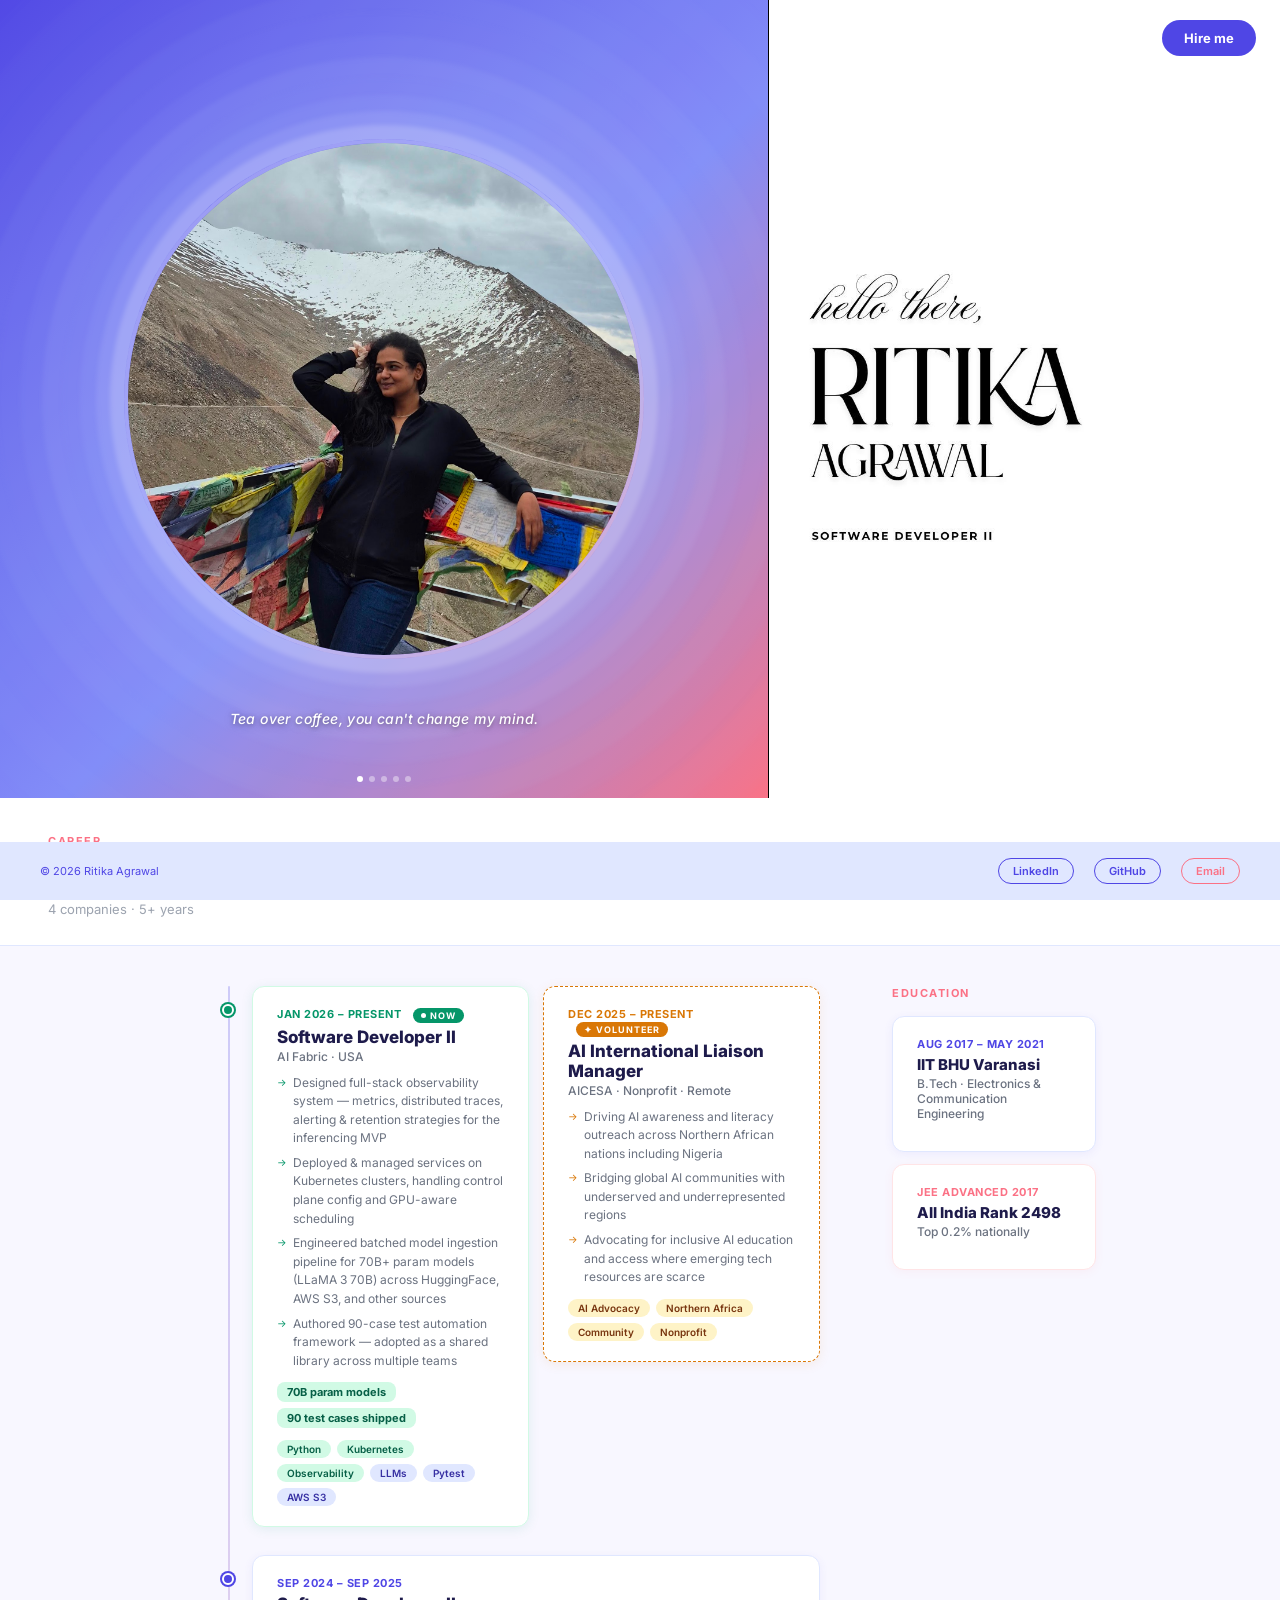
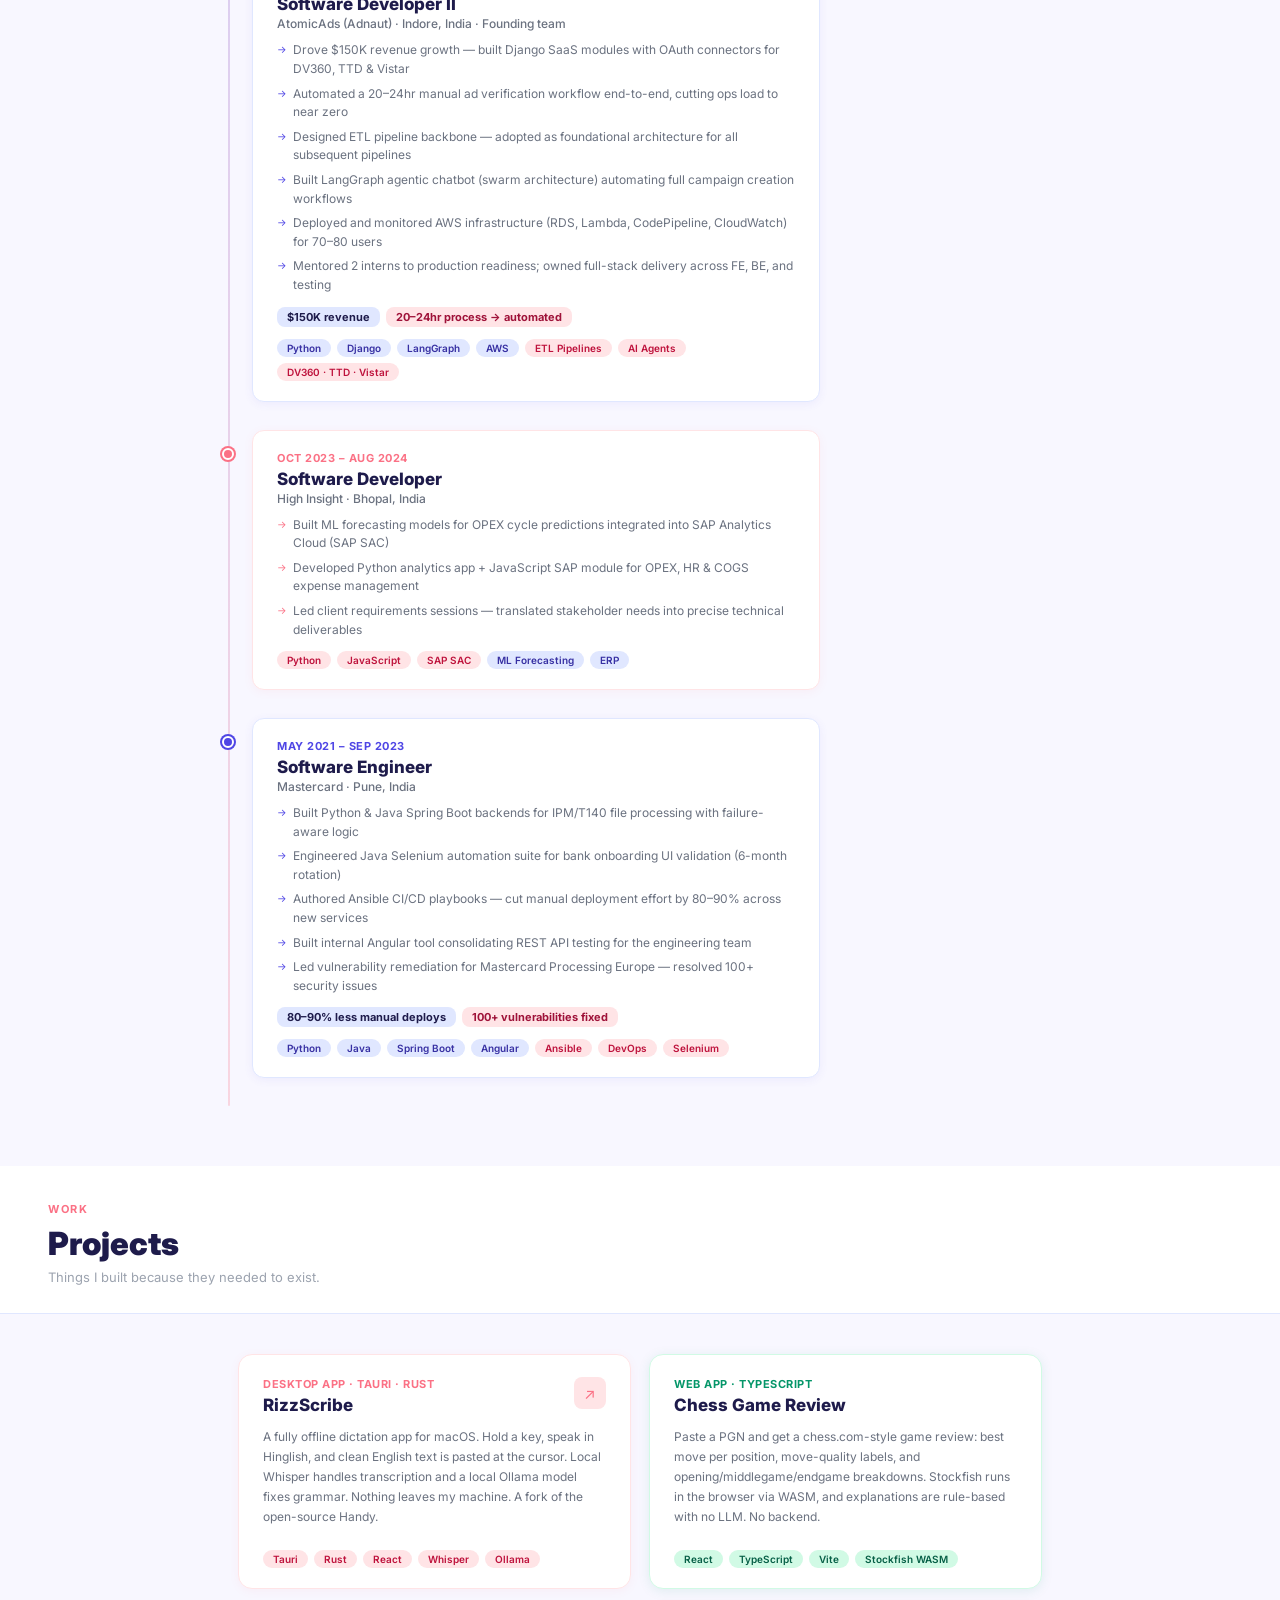
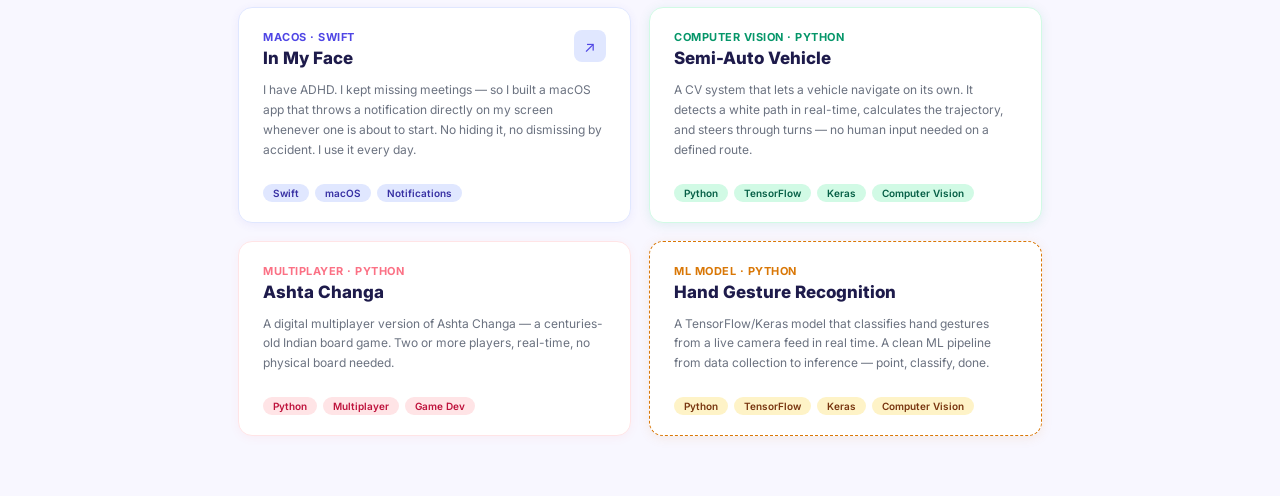
<file: index.html>
<!DOCTYPE html>
<html lang="en">
<head>
  <meta charset="UTF-8" />
  <meta name="viewport" content="width=device-width, initial-scale=1.0" />
  <title>Miss Rizz</title>
  <link rel="icon" type="image/png" href="assets/img/rizz_logo_t.png" />
  <link rel="preconnect" href="https://fonts.googleapis.com" />
  <link rel="preconnect" href="https://fonts.gstatic.com" crossorigin />
  <link href="https://fonts.googleapis.com/css2?family=Inter:wght@400;500;600;700;800;900&family=Glass+Antiqua&display=swap" rel="stylesheet" />
  <style>
    @font-face {
      font-family: 'Le Jour Serif';
      src: url('fonts/le-jour-serif/Le Jour Serif.ttf') format('truetype');
      font-weight: normal;
      font-style: normal;
    }
    @font-face {
      font-family: 'Magazine';
      src: url('fonts/magazine/Magazine.ttf') format('truetype');
      font-weight: normal;
      font-style: normal;
    }
    @font-face {
      font-family: 'Magazine';
      src: url('fonts/magazine/Magazine-Bold.ttf') format('truetype');
      font-weight: bold;
      font-style: normal;
    }
  </style>
  <link rel="stylesheet" href="https://unpkg.com/aos@2.3.4/dist/aos.css" />
  <link rel="stylesheet" href="assets/css/style.css" />
  <style>
    html { scroll-behavior: smooth; }
    body { display: flex; flex-direction: column; min-height: 100vh; }

    .hero {
      flex: 1;
      display: grid;
      grid-template-columns: 6fr 4fr;
      min-height: calc(100vh - 45px - 57px);
    }

    /* SLIDESHOW */
    .hero-photo {
      background: linear-gradient(135deg, #4f46e5 0%, #818cf8 55%, #fb7185 100%);
      display: flex;
      flex-direction: column;
      align-items: center;
      justify-content: center;
      gap: 20px;
      overflow: hidden;
      position: relative;
    }

    .slideshow {
      width: min(520px, 75%);
      aspect-ratio: 1;
      border-radius: 50%;
      overflow: hidden;
      position: relative;
      border: 4px solid rgba(255,255,255,0.35);
      box-shadow:
        0 0 4px  14px  rgba(255,255,255,0.18),
        0 0 4px  28px  rgba(199,210,254,0.15),
        0 0 4px  44px  rgba(165,180,252,0.13),
        0 0 4px  62px  rgba(129,140,248,0.11),
        0 0 4px  82px  rgba(199,210,254,0.09),
        0 0 4px  104px rgba(165,180,252,0.08),
        0 0 4px  128px rgba(129,140,248,0.06),
        0 0 4px  154px rgba(199,210,254,0.05),
        0 0 4px  182px rgba(165,180,252,0.04),
        0 0 4px  212px rgba(129,140,248,0.03),
        0 0 4px  244px rgba(199,210,254,0.025),
        0 0 4px  278px rgba(165,180,252,0.02),
        0 0 4px  314px rgba(255,255,255,0.015),
        0 0 4px  352px rgba(199,210,254,0.01),
        0 0 4px  392px rgba(129,140,248,0.008);
    }

    .slide {
      position: absolute;
      inset: 0;
      opacity: 0;
      transition: opacity 0.8s ease-in-out;
    }

    .slide.active { opacity: 1; }

    .slide img {
      width: 100%;
      height: 100%;
      object-fit: cover;
      object-position: top;
      display: block;
    }

    .slide-dots {
      position: absolute;
      bottom: 16px;
      left: 50%;
      transform: translateX(-50%);
      display: flex;
      gap: 6px;
      z-index: 5;
    }

    .slide-dot {
      width: 6px;
      height: 6px;
      border-radius: 50%;
      background: rgba(255,255,255,0.4);
      cursor: pointer;
      transition: background 0.3s;
    }

    .slide-dot.active { background: #fff; }

    /* RIGHT TEXT */
    .hero-text {
      background: #fff;
      display: flex;
      flex-direction: column;
      align-items: flex-start;
      justify-content: center;
      padding: 40px 36px;
      text-align: left;
      overflow: hidden;
      border-left: 1px solid #000;
    }

    .hero-name {
      font-family: 'Glass Antiqua', serif;
      font-size: 68px;
      font-weight: 600;
      color: var(--indigo-dark);
      line-height: 1.1;
      margin-bottom: 14px;
      text-transform: uppercase;
      letter-spacing: 2px;
    }

    .hero-name span { color: var(--indigo); font-size: 36px; }

    .hero-title {
      font-size: 11px;
      font-weight: 500;
      color: var(--muted);
      letter-spacing: 0.5px;
    }

    .tagline-bar {
      background: #fff;
      border-top: 1px solid var(--border);
      padding: 13px 40px;
      text-align: center;
    }

    .tagline-bar p {
      font-size: 12px;
      color: #9ca3af;
      font-style: italic;
      letter-spacing: 0.3px;
    }

    @media (max-width: 768px) {
      .hero { grid-template-columns: 1fr; }
      .hero-photo { min-height: 300px; }
      .slideshow { width: min(260px, 55%); }
      .hero-text { padding: 36px 24px; }
      .hero-name { font-size: 48px; }
    }

    .projects-wrap {
      max-width: 900px;
      margin: 0 auto;
      padding: 40px 48px 60px;
      width: 100%;
    }

    .projects-grid {
      display: grid;
      grid-template-columns: 1fr 1fr;
      gap: 18px;
    }

    .proj-card {
      background: #fff;
      border-radius: 14px;
      padding: 22px 24px 20px;
      display: flex;
      flex-direction: column;
      transition: box-shadow 0.2s;
    }

    .proj-card:hover { box-shadow: 0 6px 24px rgba(79, 70, 229, 0.13); }
    .card-emerald.proj-card:hover { box-shadow: 0 6px 24px rgba(5, 150, 105, 0.13); }
    .card-coral.proj-card:hover   { box-shadow: 0 6px 24px rgba(251, 113, 133, 0.13); }
    .card-amber.proj-card:hover   { box-shadow: 0 6px 24px rgba(217, 119, 6, 0.13); }

    .proj-card .card-desc { flex: 1; margin-bottom: 14px; }

    @media (max-width: 640px) {
      .projects-wrap { padding: 24px 20px 48px; }
      .projects-grid { grid-template-columns: 1fr; }
    }
  </style>
</head>
<body>

  <!-- HIRE ME -->
  <a href="mailto:agrawalritika1811@gmail.com" class="btn-hire" style="position:fixed;top:20px;right:24px;z-index:300;">Hire me</a>

  <!-- HERO -->
  <section class="hero">
    <div class="hero-photo">
      <div class="slideshow" id="slideshow">
        <div class="slide active"><img src="assets/img/my_pics/photo-1.jpeg" alt="Ritika Agrawal" /></div>
        <div class="slide"><img src="assets/img/my_pics/photo-2.png" alt="Ritika Agrawal" /></div>
        <div class="slide"><img src="assets/img/my_pics/photo-3.jpeg" alt="Ritika Agrawal" /></div>
        <div class="slide"><img src="assets/img/my_pics/photo-4.jpeg" alt="Ritika Agrawal" /></div>
        <div class="slide"><img src="assets/img/my_pics/photo-5.jpeg" alt="Ritika Agrawal" /></div>
      </div>
      <div class="slide-dots" id="dots"></div>
      <p id="tagline" style="position:absolute;left:0;right:0;font-size:14px;font-weight:500;color:#fff;font-style:italic;letter-spacing:0.4px;transition:opacity 1.2s ease;text-shadow:0 1px 4px rgba(0,0,0,0.35),0 2px 12px rgba(0,0,0,0.2);text-align:center;padding:0 32px;">Tea over coffee, you can't change my mind.</p>
    </div>

    <div class="hero-text" data-aos="fade-left" data-aos-duration="700" data-aos-delay="100">
      <img src="assets/img/name-display.jpg" alt="Ritika Agrawal" style="width:100%;height:100%;object-fit:contain;transform:scale(1.2);transform-origin:left center;" />
    </div>
  </section>

  <!-- EXPERIENCE -->
  <section id="experience">

    <div class="page-header" data-aos="fade-up" data-aos-duration="500">
      <div class="label">Career</div>
      <h1>Experience</h1>
      <p class="subtitle">4 companies · 5+ years</p>
    </div>

    <div class="exp-layout">
    <div class="timeline-wrap">
      <div class="timeline-line"></div>

      <!-- Current period — AI Fabric + AICESA in parallel -->
      <div class="timeline-entry" data-aos="fade-up" data-aos-duration="500" data-aos-delay="0">
        <div class="timeline-dot-wrap">
          <div class="timeline-dot dot-emerald"></div>
        </div>
        <div class="timeline-parallel">

          <!-- AI Fabric -->
          <div class="timeline-card card-emerald">
            <div class="card-year year-emerald">
              Jan 2026 – Present
              <span class="now-badge"><span class="now-dot"></span>Now</span>
            </div>
            <div class="card-title">Software Developer II</div>
            <div class="card-sub" style="margin-bottom:10px;">AI Fabric · USA</div>
            <ul class="card-bullets">
              <li>Designed full-stack observability system — metrics, distributed traces, alerting &amp; retention strategies for the inferencing MVP</li>
              <li>Deployed &amp; managed services on Kubernetes clusters, handling control plane config and GPU-aware scheduling</li>
              <li>Engineered batched model ingestion pipeline for 70B+ param models (LLaMA 3 70B) across HuggingFace, AWS S3, and other sources</li>
              <li>Authored 90-case test automation framework — adopted as a shared library across multiple teams</li>
            </ul>
            <div class="stat-chips">
              <span class="stat-chip stat-chip-emerald">70B param models</span>
              <span class="stat-chip stat-chip-emerald">90 test cases shipped</span>
            </div>
            <div class="tags">
              <span class="tag tag-emerald">Python</span>
              <span class="tag tag-emerald">Kubernetes</span>
              <span class="tag tag-emerald">Observability</span>
              <span class="tag tag-indigo">LLMs</span>
              <span class="tag tag-indigo">Pytest</span>
              <span class="tag tag-indigo">AWS S3</span>
            </div>
          </div>

          <!-- AICESA -->
          <div class="timeline-card card-amber">
            <div class="card-year year-amber">
              Dec 2025 – Present
              <span class="passion-badge">✦ Volunteer</span>
            </div>
            <div class="card-title">AI International Liaison Manager</div>
            <div class="card-sub" style="margin-bottom:10px;">AICESA · Nonprofit · Remote</div>
            <ul class="card-bullets">
              <li>Driving AI awareness and literacy outreach across Northern African nations including Nigeria</li>
              <li>Bridging global AI communities with underserved and underrepresented regions</li>
              <li>Advocating for inclusive AI education and access where emerging tech resources are scarce</li>
            </ul>
            <div class="tags">
              <span class="tag tag-amber">AI Advocacy</span>
              <span class="tag tag-amber">Northern Africa</span>
              <span class="tag tag-amber">Community</span>
              <span class="tag tag-amber">Nonprofit</span>
            </div>
          </div>

        </div>
      </div>

      <!-- AtomicAds -->
      <div class="timeline-entry" data-aos="fade-up" data-aos-duration="500" data-aos-delay="60">
        <div class="timeline-dot-wrap">
          <div class="timeline-dot dot-indigo"></div>
        </div>
        <div class="timeline-card card-indigo">
          <div class="card-year year-indigo">Sep 2024 – Sep 2025</div>
          <div class="card-title">Software Developer II</div>
          <div class="card-sub" style="margin-bottom:10px;">AtomicAds (Adnaut) · Indore, India · Founding team</div>
          <ul class="card-bullets">
            <li>Drove $150K revenue growth — built Django SaaS modules with OAuth connectors for DV360, TTD &amp; Vistar</li>
            <li>Automated a 20–24hr manual ad verification workflow end-to-end, cutting ops load to near zero</li>
            <li>Designed ETL pipeline backbone — adopted as foundational architecture for all subsequent pipelines</li>
            <li>Built LangGraph agentic chatbot (swarm architecture) automating full campaign creation workflows</li>
            <li>Deployed and monitored AWS infrastructure (RDS, Lambda, CodePipeline, CloudWatch) for 70–80 users</li>
            <li>Mentored 2 interns to production readiness; owned full-stack delivery across FE, BE, and testing</li>
          </ul>
          <div class="stat-chips">
            <span class="stat-chip">$150K revenue</span>
            <span class="stat-chip stat-chip-coral">20–24hr process → automated</span>
          </div>
          <div class="tags">
            <span class="tag tag-indigo">Python</span>
            <span class="tag tag-indigo">Django</span>
            <span class="tag tag-indigo">LangGraph</span>
            <span class="tag tag-indigo">AWS</span>
            <span class="tag tag-coral">ETL Pipelines</span>
            <span class="tag tag-coral">AI Agents</span>
            <span class="tag tag-coral">DV360 · TTD · Vistar</span>
          </div>
        </div>
      </div>

      <!-- High Insight -->
      <div class="timeline-entry" data-aos="fade-up" data-aos-duration="500" data-aos-delay="120">
        <div class="timeline-dot-wrap">
          <div class="timeline-dot dot-coral"></div>
        </div>
        <div class="timeline-card card-coral">
          <div class="card-year year-coral">Oct 2023 – Aug 2024</div>
          <div class="card-title">Software Developer</div>
          <div class="card-sub" style="margin-bottom:10px;">High Insight · Bhopal, India</div>
          <ul class="card-bullets">
            <li>Built ML forecasting models for OPEX cycle predictions integrated into SAP Analytics Cloud (SAP SAC)</li>
            <li>Developed Python analytics app + JavaScript SAP module for OPEX, HR &amp; COGS expense management</li>
            <li>Led client requirements sessions — translated stakeholder needs into precise technical deliverables</li>
          </ul>
          <div class="tags">
            <span class="tag tag-coral">Python</span>
            <span class="tag tag-coral">JavaScript</span>
            <span class="tag tag-coral">SAP SAC</span>
            <span class="tag tag-indigo">ML Forecasting</span>
            <span class="tag tag-indigo">ERP</span>
          </div>
        </div>
      </div>

      <!-- Mastercard -->
      <div class="timeline-entry fade-1" data-aos="fade-up" data-aos-duration="500" data-aos-delay="180">
        <div class="timeline-dot-wrap">
          <div class="timeline-dot dot-indigo"></div>
        </div>
        <div class="timeline-card card-indigo">
          <div class="card-year year-indigo">May 2021 – Sep 2023</div>
          <div class="card-title">Software Engineer</div>
          <div class="card-sub" style="margin-bottom:10px;">Mastercard · Pune, India</div>
          <ul class="card-bullets">
            <li>Built Python &amp; Java Spring Boot backends for IPM/T140 file processing with failure-aware logic</li>
            <li>Engineered Java Selenium automation suite for bank onboarding UI validation (6-month rotation)</li>
            <li>Authored Ansible CI/CD playbooks — cut manual deployment effort by 80–90% across new services</li>
            <li>Built internal Angular tool consolidating REST API testing for the engineering team</li>
            <li>Led vulnerability remediation for Mastercard Processing Europe — resolved 100+ security issues</li>
          </ul>
          <div class="stat-chips">
            <span class="stat-chip">80–90% less manual deploys</span>
            <span class="stat-chip stat-chip-coral">100+ vulnerabilities fixed</span>
          </div>
          <div class="tags">
            <span class="tag tag-indigo">Python</span>
            <span class="tag tag-indigo">Java</span>
            <span class="tag tag-indigo">Spring Boot</span>
            <span class="tag tag-indigo">Angular</span>
            <span class="tag tag-coral">Ansible</span>
            <span class="tag tag-coral">DevOps</span>
            <span class="tag tag-coral">Selenium</span>
          </div>
        </div>
      </div>

    </div>

      <aside class="edu-sidebar" data-aos="fade-up" data-aos-duration="500" data-aos-delay="100">
        <div class="label">Education</div>

        <div class="timeline-card card-indigo" style="margin-bottom:12px;">
          <div class="card-year year-indigo" style="margin-bottom:4px;">Aug 2017 – May 2021</div>
          <div class="card-title" style="font-size:15px;">IIT BHU Varanasi</div>
          <div class="card-sub">B.Tech · Electronics &amp; Communication Engineering</div>
        </div>

        <div class="timeline-card card-coral">
          <div class="card-year year-coral" style="margin-bottom:4px;">JEE Advanced 2017</div>
          <div class="card-title" style="font-size:15px;">All India Rank 2498</div>
          <div class="card-sub">Top 0.2% nationally</div>
        </div>
      </aside>

    </div>

  </section>

  <!-- PROJECTS -->
  <section id="projects">

    <div class="page-header" data-aos="fade-up" data-aos-duration="500">
      <div class="label">work</div>
      <h1>Projects</h1>
      <p class="subtitle">Things I built because they needed to exist.</p>
    </div>

    <div class="projects-wrap">
      <div class="projects-grid">

        <!-- RizzScribe -->
        <div class="proj-card card-coral" data-aos="fade-up" data-aos-duration="500" data-aos-delay="0">
          <div class="card-header-row" style="margin-bottom:10px;">
            <div>
              <p class="card-year year-coral">Desktop App · Tauri · Rust</p>
              <h2 class="card-title">RizzScribe</h2>
            </div>
            <a href="https://github.com/miss-rizz/RizzScribe" target="_blank" rel="noopener" class="card-link-btn link-coral" title="GitHub">↗</a>
          </div>
          <p class="card-desc">A fully offline dictation app for macOS. Hold a key, speak in Hinglish, and clean English text is pasted at the cursor. Local Whisper handles transcription and a local Ollama model fixes grammar. Nothing leaves my machine. A fork of the open-source Handy.</p>
          <div class="tags">
            <span class="tag tag-coral">Tauri</span>
            <span class="tag tag-coral">Rust</span>
            <span class="tag tag-coral">React</span>
            <span class="tag tag-coral">Whisper</span>
            <span class="tag tag-coral">Ollama</span>
          </div>
        </div>

        <!-- Chess Game Review -->
        <div class="proj-card card-emerald" data-aos="fade-up" data-aos-duration="500" data-aos-delay="80">
          <div class="card-header-row" style="margin-bottom:10px;">
            <div>
              <p class="card-year year-emerald">Web App · TypeScript</p>
              <h2 class="card-title">Chess Game Review</h2>
            </div>
            <!-- TODO: add link-btn once live URL / repo is known -->
          </div>
          <p class="card-desc">Paste a PGN and get a chess.com-style game review: best move per position, move-quality labels, and opening/middlegame/endgame breakdowns. Stockfish runs in the browser via WASM, and explanations are rule-based with no LLM. No backend.</p>
          <div class="tags">
            <span class="tag tag-emerald">React</span>
            <span class="tag tag-emerald">TypeScript</span>
            <span class="tag tag-emerald">Vite</span>
            <span class="tag tag-emerald">Stockfish WASM</span>
          </div>
        </div>

        <!-- 1. In My Face -->
        <div class="proj-card card-indigo" data-aos="fade-up" data-aos-duration="500" data-aos-delay="0">
          <div class="card-header-row" style="margin-bottom:10px;">
            <div>
              <p class="card-year year-indigo">macOS · Swift</p>
              <h2 class="card-title">In My Face</h2>
            </div>
            <a href="https://github.com/miss-rizz/in-my-face" target="_blank" rel="noopener" class="card-link-btn link-indigo" title="GitHub">↗</a>
          </div>
          <p class="card-desc">I have ADHD. I kept missing meetings — so I built a macOS app that throws a notification directly on my screen whenever one is about to start. No hiding it, no dismissing by accident. I use it every day.</p>
          <div class="tags">
            <span class="tag tag-indigo">Swift</span>
            <span class="tag tag-indigo">macOS</span>
            <span class="tag tag-indigo">Notifications</span>
          </div>
        </div>

        <!-- 2. Semi-Auto Vehicle -->
        <div class="proj-card card-emerald" data-aos="fade-up" data-aos-duration="500" data-aos-delay="80">
          <div class="card-header-row" style="margin-bottom:10px;">
            <div>
              <p class="card-year year-emerald">Computer Vision · Python</p>
              <h2 class="card-title">Semi-Auto Vehicle</h2>
            </div>
          </div>
          <p class="card-desc">A CV system that lets a vehicle navigate on its own. It detects a white path in real-time, calculates the trajectory, and steers through turns — no human input needed on a defined route.</p>
          <div class="tags">
            <span class="tag tag-emerald">Python</span>
            <span class="tag tag-emerald">TensorFlow</span>
            <span class="tag tag-emerald">Keras</span>
            <span class="tag tag-emerald">Computer Vision</span>
          </div>
        </div>

        <!-- 3. Ashta Changa -->
        <div class="proj-card card-coral" data-aos="fade-up" data-aos-duration="500" data-aos-delay="160">
          <div class="card-header-row" style="margin-bottom:10px;">
            <div>
              <p class="card-year year-coral">Multiplayer · Python</p>
              <h2 class="card-title">Ashta Changa</h2>
            </div>
          </div>
          <p class="card-desc">A digital multiplayer version of Ashta Changa — a centuries-old Indian board game. Two or more players, real-time, no physical board needed.</p>
          <div class="tags">
            <span class="tag tag-coral">Python</span>
            <span class="tag tag-coral">Multiplayer</span>
            <span class="tag tag-coral">Game Dev</span>
          </div>
        </div>

        <!-- 4. Hand Gesture Recognition -->
        <div class="proj-card card-amber" data-aos="fade-up" data-aos-duration="500" data-aos-delay="240">
          <div class="card-header-row" style="margin-bottom:10px;">
            <div>
              <p class="card-year year-amber">ML Model · Python</p>
              <h2 class="card-title">Hand Gesture Recognition</h2>
            </div>
          </div>
          <p class="card-desc">A TensorFlow/Keras model that classifies hand gestures from a live camera feed in real time. A clean ML pipeline from data collection to inference — point, classify, done.</p>
          <div class="tags">
            <span class="tag tag-amber">Python</span>
            <span class="tag tag-amber">TensorFlow</span>
            <span class="tag tag-amber">Keras</span>
            <span class="tag tag-amber">Computer Vision</span>
          </div>
        </div>

      </div>
    </div>

  </section>

  <!-- FOOTER -->
  <footer class="footer">
    <span class="footer-copy">© 2026 Ritika Agrawal</span>
    <div class="footer-links">
      <a href="https://www.linkedin.com/in/ms-ritika-agrawal/" target="_blank" rel="noopener">LinkedIn</a>
      <a href="https://github.com/miss-rizz" target="_blank" rel="noopener">GitHub</a>
      <a href="mailto:agrawalritika1811@gmail.com" class="email">Email</a>
    </div>
  </footer>

  <script src="https://unpkg.com/aos@2.3.4/dist/aos.js"></script>
  <script>
    AOS.init({ once: true });

    function positionTagline() {
      const photo    = document.querySelector('.hero-photo');
      const circle   = document.getElementById('slideshow');
      const tagline  = document.getElementById('tagline');
      const dots     = document.getElementById('dots');
      const photoTop = photo.getBoundingClientRect().top;
      const circleBottom = circle.getBoundingClientRect().bottom - photoTop;
      const dotsTop      = dots.getBoundingClientRect().top     - photoTop;
      const mid = (circleBottom + dotsTop) / 2;
      tagline.style.top = mid + 'px';
      tagline.style.transform = 'translateY(-50%)';
    }
    positionTagline();
    window.addEventListener('resize', positionTagline);

    const slides = document.querySelectorAll('.slide');
    const dotsContainer = document.getElementById('dots');
    let current = 0;

    slides.forEach((_, i) => {
      const dot = document.createElement('div');
      dot.className = 'slide-dot' + (i === 0 ? ' active' : '');
      dot.addEventListener('click', () => goTo(i));
      dotsContainer.appendChild(dot);
    });

    function goTo(n) {
      slides[current].classList.remove('active');
      dotsContainer.children[current].classList.remove('active');
      current = n;
      slides[current].classList.add('active');
      dotsContainer.children[current].classList.add('active');
    }

    setInterval(() => goTo((current + 1) % slides.length), 3500);

    const taglines = [
      "Tea over coffee, you can't change my mind.",
      "Acting Non-chalant in chaos is my superpower.",
      "Turning chaos into roadmaps since forever.",
      "Discipline is my love language.",
      "I build what you meant, not just what you said."
    ];
    const taglineEl = document.getElementById('tagline');
    let taglineCurrent = 0;
    setInterval(() => {
      taglineEl.style.opacity = '0';
      setTimeout(() => {
        taglineCurrent = (taglineCurrent + 1) % taglines.length;
        taglineEl.textContent = taglines[taglineCurrent];
        taglineEl.style.opacity = '1';
      }, 1200);
    }, 6000);
  </script>
</body>
</html>
</file>
<file: assets/css/style.css>
:root {
  --indigo:        #4f46e5;
  --indigo-dark:   #1e1b4b;
  --indigo-mid:    #818cf8;
  --indigo-light:  #e0e7ff;
  --coral:         #fb7185;
  --coral-light:   #ffe4e6;
  --emerald:       #059669;
  --emerald-dark:  #064e3b;
  --emerald-light: #d1fae5;
  --amber:         #d97706;
  --amber-dark:    #78350f;
  --amber-light:   #fef3c7;
  --bg:            #f8f7ff;
  --text:          #1e1b4b;
  --muted:         #6b7280;
  --border:        #e0e7ff;
}

*, *::before, *::after { box-sizing: border-box; margin: 0; padding: 0; }

html, body {
  height: 100%;
  font-family: 'Inter', sans-serif;
  background: var(--bg);
  color: var(--text);
  -webkit-font-smoothing: antialiased;
}

body { padding-bottom: 57px; }

a { text-decoration: none; color: inherit; }

/* HAMBURGER */
.hamburger {
  position: fixed;
  top: 20px;
  right: 24px;
  z-index: 300;
  width: 36px;
  height: 36px;
  display: flex;
  flex-direction: column;
  justify-content: center;
  gap: 5px;
  cursor: pointer;
  background: none;
  border: none;
  padding: 4px;
}

.hamburger span {
  display: block;
  height: 2px;
  width: 22px;
  background: var(--indigo-dark);
  border-radius: 2px;
}

/* NAV OVERLAY */
.nav-overlay {
  position: fixed;
  inset: 0;
  z-index: 200;
  opacity: 0;
  pointer-events: none;
  transition: opacity 0.35s ease;
}

.nav-overlay.open {
  opacity: 1;
  pointer-events: all;
}

.nav-backdrop {
  position: absolute;
  inset: 0;
  background: rgba(30, 27, 75, 0.18);
}

.nav-panel {
  position: absolute;
  top: 0;
  right: 0;
  height: 100%;
  width: 260px;
  background: #fff;
  display: flex;
  flex-direction: column;
  justify-content: center;
  padding: 48px 40px;
  gap: 28px;
}

.nav-panel a {
  font-size: 20px;
  font-weight: 700;
  color: var(--indigo-dark);
  transition: color 0.2s;
}

.nav-panel a:hover { color: var(--indigo); }

.nav-panel a.active {
  color: var(--indigo);
  border-bottom: 2px solid var(--coral);
  padding-bottom: 2px;
  width: fit-content;
}

.btn-hire {
  font-size: 13px !important;
  font-weight: 700 !important;
  background: var(--indigo);
  color: #fff !important;
  border-radius: 20px;
  padding: 10px 22px !important;
  width: fit-content;
  transition: opacity 0.2s;
}

.btn-hire:hover { opacity: 0.85; }

/* FOOTER */
.footer {
  position: fixed;
  bottom: 0;
  left: 0;
  right: 0;
  z-index: 100;
  background: var(--indigo-light);
  padding: 16px 40px;
  display: flex;
  align-items: center;
  gap: 16px;
}

.footer-copy {
  font-size: 11px;
  color: var(--indigo);
  flex: 1;
}

.footer-links {
  display: flex;
  gap: 20px;
}

.footer-links a {
  font-size: 11px;
  font-weight: 600;
  color: var(--indigo);
  border: 1.5px solid var(--indigo);
  border-radius: 20px;
  padding: 5px 14px;
  transition: background 0.2s, color 0.2s;
}

.footer-links a:hover {
  background: var(--indigo);
  color: #fff;
}

.footer-links a.email {
  color: var(--coral);
  border-color: var(--coral);
}

.footer-links a.email:hover {
  background: var(--coral);
  color: #fff;
}

/* BUTTONS */
.btn-primary {
  display: inline-block;
  background: var(--indigo);
  color: #fff;
  border-radius: 8px;
  padding: 10px 22px;
  font-size: 13px;
  font-weight: 700;
  transition: opacity 0.2s;
}

.btn-primary:hover { opacity: 0.85; }

.btn-outline {
  display: inline-block;
  background: #fff;
  color: var(--indigo);
  border: 2px solid var(--indigo);
  border-radius: 8px;
  padding: 10px 22px;
  font-size: 13px;
  font-weight: 700;
  transition: background 0.2s, color 0.2s;
}

.btn-outline:hover {
  background: var(--indigo);
  color: #fff;
}

/* TIMELINE PAGES */
.page-header {
  background: #fff;
  padding: 36px 48px 28px;
  border-bottom: 1px solid var(--border);
}

.page-header .label {
  font-size: 11px;
  font-weight: 700;
  color: var(--coral);
  letter-spacing: 1.5px;
  margin-bottom: 8px;
  text-transform: uppercase;
}

.page-header h1 {
  font-size: 32px;
  font-weight: 900;
  color: var(--indigo-dark);
  margin-bottom: 6px;
}

.page-header .subtitle {
  font-size: 13px;
  color: #9ca3af;
}

.timeline-wrap {
  max-width: 740px;
  margin: 0 auto;
  padding: 40px 48px 60px;
  position: relative;
}

.timeline-line {
  position: absolute;
  left: 68px;
  top: 40px;
  bottom: 60px;
  width: 2px;
  background: linear-gradient(180deg, var(--indigo), var(--coral));
  opacity: 0.25;
  border-radius: 2px;
}

.timeline-entry {
  display: flex;
  gap: 24px;
  margin-bottom: 28px;
  align-items: flex-start;
}

.timeline-dot-wrap {
  min-width: 20px;
  padding-top: 18px;
  position: relative;
  flex-shrink: 0;
}

.timeline-dot {
  width: 12px;
  height: 12px;
  border-radius: 50%;
  border: 2px solid #fff;
  position: absolute;
  right: -6px;
  top: 18px;
}

.dot-indigo { background: var(--indigo); box-shadow: 0 0 0 2px var(--indigo); }
.dot-coral  { background: var(--coral);  box-shadow: 0 0 0 2px var(--coral);  }

.timeline-card {
  background: #fff;
  border-radius: 12px;
  padding: 20px 24px;
  flex: 1;
  transition: box-shadow 0.2s;
}

.timeline-card:hover { box-shadow: 0 4px 20px rgba(79, 70, 229, 0.12); }

.card-indigo {
  border: 1px solid var(--indigo-light);
  box-shadow: 0 2px 10px rgba(79, 70, 229, 0.07);
}

.card-coral {
  border: 1px solid var(--coral-light);
  box-shadow: 0 2px 10px rgba(251, 113, 133, 0.07);
}

.card-year {
  font-size: 11px;
  font-weight: 700;
  letter-spacing: 0.5px;
  margin-bottom: 4px;
  text-transform: uppercase;
}

.year-indigo { color: var(--indigo); }
.year-coral  { color: var(--coral); }

.card-title {
  font-size: 17px;
  font-weight: 800;
  color: var(--indigo-dark);
  margin-bottom: 2px;
}

.card-sub {
  font-size: 12px;
  color: var(--muted);
  font-weight: 500;
  margin-bottom: 10px;
}

.card-desc {
  font-size: 12px;
  color: var(--muted);
  line-height: 1.65;
  margin-bottom: 12px;
}

.card-header-row {
  display: flex;
  justify-content: space-between;
  align-items: flex-start;
  margin-bottom: 8px;
}

.card-logo {
  width: 36px;
  height: 36px;
  border-radius: 8px;
  flex-shrink: 0;
}

.card-link-btn {
  width: 32px;
  height: 32px;
  border-radius: 8px;
  display: flex;
  align-items: center;
  justify-content: center;
  font-size: 15px;
  flex-shrink: 0;
  transition: opacity 0.2s;
}

.card-link-btn:hover { opacity: 0.7; }

.link-indigo { background: var(--indigo-light); color: var(--indigo); }
.link-coral  { background: var(--coral-light);  color: var(--coral);  }

/* TAGS */
.tags {
  display: flex;
  flex-wrap: wrap;
  gap: 6px;
  margin-top: 10px;
}

.tag {
  border-radius: 12px;
  padding: 3px 10px;
  font-size: 10px;
  font-weight: 600;
}

.tag-indigo { background: var(--indigo-light); color: #3730a3; }
.tag-coral  { background: var(--coral-light);  color: #be123c; }

/* Emerald (current role) */
.dot-emerald  { background: var(--emerald); box-shadow: 0 0 0 2px var(--emerald); }
.card-emerald { border: 1px solid var(--emerald-light); box-shadow: 0 2px 12px rgba(5, 150, 105, 0.10); }
.year-emerald { color: var(--emerald); }
.tag-emerald  { background: var(--emerald-light); color: #065f46; }
.link-emerald { background: var(--emerald-light); color: var(--emerald); }

/* NOW badge */
.now-badge {
  display: inline-flex;
  align-items: center;
  gap: 4px;
  background: var(--emerald);
  color: #fff;
  font-size: 9px;
  font-weight: 700;
  letter-spacing: 1px;
  text-transform: uppercase;
  border-radius: 20px;
  padding: 2px 8px;
  margin-left: 8px;
  vertical-align: middle;
}

.now-dot {
  width: 5px;
  height: 5px;
  border-radius: 50%;
  background: #fff;
  animation: pulse-dot 1.5s ease infinite;
}

@keyframes pulse-dot {
  0%, 100% { opacity: 1; }
  50%       { opacity: 0.35; }
}

/* Card bullet list */
.card-bullets {
  list-style: none;
  margin: 0 0 12px;
  padding: 0;
  display: flex;
  flex-direction: column;
  gap: 6px;
}

.card-bullets li {
  font-size: 12px;
  color: var(--muted);
  line-height: 1.55;
  padding-left: 16px;
  position: relative;
}

.card-bullets li::before {
  content: '→';
  position: absolute;
  left: 0;
  color: var(--indigo);
  font-size: 10px;
  top: 1px;
}

.card-emerald .card-bullets li::before { color: var(--emerald); }
.card-coral   .card-bullets li::before { color: var(--coral); }

/* Stat chips */
.stat-chips {
  display: flex;
  flex-wrap: wrap;
  gap: 6px;
  margin-bottom: 12px;
}

.stat-chip {
  background: var(--indigo-light);
  color: var(--indigo-dark);
  border-radius: 8px;
  padding: 3px 10px;
  font-size: 11px;
  font-weight: 700;
}

.stat-chip-coral   { background: var(--coral-light);   color: #9f1239; }
.stat-chip-emerald { background: var(--emerald-light); color: #065f46; }

/* Amber (volunteer / passion role) */
.dot-amber    { background: var(--amber); box-shadow: 0 0 0 2px var(--amber); }
.card-amber   { border: 1.5px dashed var(--amber); box-shadow: 0 2px 12px rgba(217, 119, 6, 0.10); }
.card-amber:hover { box-shadow: 0 4px 20px rgba(217, 119, 6, 0.18); }
.year-amber   { color: var(--amber); }
.tag-amber    { background: var(--amber-light); color: var(--amber-dark); }
.card-amber .card-bullets li::before { color: var(--amber); }

/* Passion / volunteer badge */
.passion-badge {
  display: inline-flex;
  align-items: center;
  gap: 4px;
  background: var(--amber);
  color: #fff;
  font-size: 9px;
  font-weight: 700;
  letter-spacing: 1px;
  text-transform: uppercase;
  border-radius: 20px;
  padding: 2px 8px;
  margin-left: 8px;
  vertical-align: middle;
}

/* Experience 75% / Education 25% two-column layout */
.exp-layout {
  display: flex;
  align-items: flex-start;
  max-width: 960px;
  margin: 0 auto;
}

.exp-layout .timeline-wrap {
  flex: 3;
  max-width: none;
  margin: 0;
}

.edu-sidebar {
  flex: 1;
  min-width: 0;
  padding: 40px 24px 60px 24px;
  position: sticky;
  top: 24px;
}

.edu-sidebar .label {
  font-size: 11px;
  font-weight: 700;
  color: var(--coral);
  letter-spacing: 1.5px;
  text-transform: uppercase;
  margin-bottom: 16px;
}

@media (max-width: 768px) {
  .exp-layout { flex-direction: column; }
  .edu-sidebar { padding: 8px 20px 40px; width: 100%; position: static; }
}

/* Parallel cards (AI Fabric + AICESA side by side) */
.timeline-parallel {
  display: flex;
  flex: 1;
  gap: 14px;
  align-items: flex-start;
}

.timeline-parallel .timeline-card {
  flex: 1;
  min-width: 0;
}

@media (max-width: 768px) {
  .timeline-parallel { flex-direction: column; }
}

/* FADED older entries */
.fade-1 { opacity: 0.75; }
.fade-2 { opacity: 0.5;  }

/* RESPONSIVE */
@media (max-width: 768px) {

  .timeline-wrap { padding: 28px 20px 48px; }
  .timeline-line { left: 28px; }
  .page-header { padding: 24px 20px 20px; }
  .footer { padding: 14px 20px; }
}
</file>
